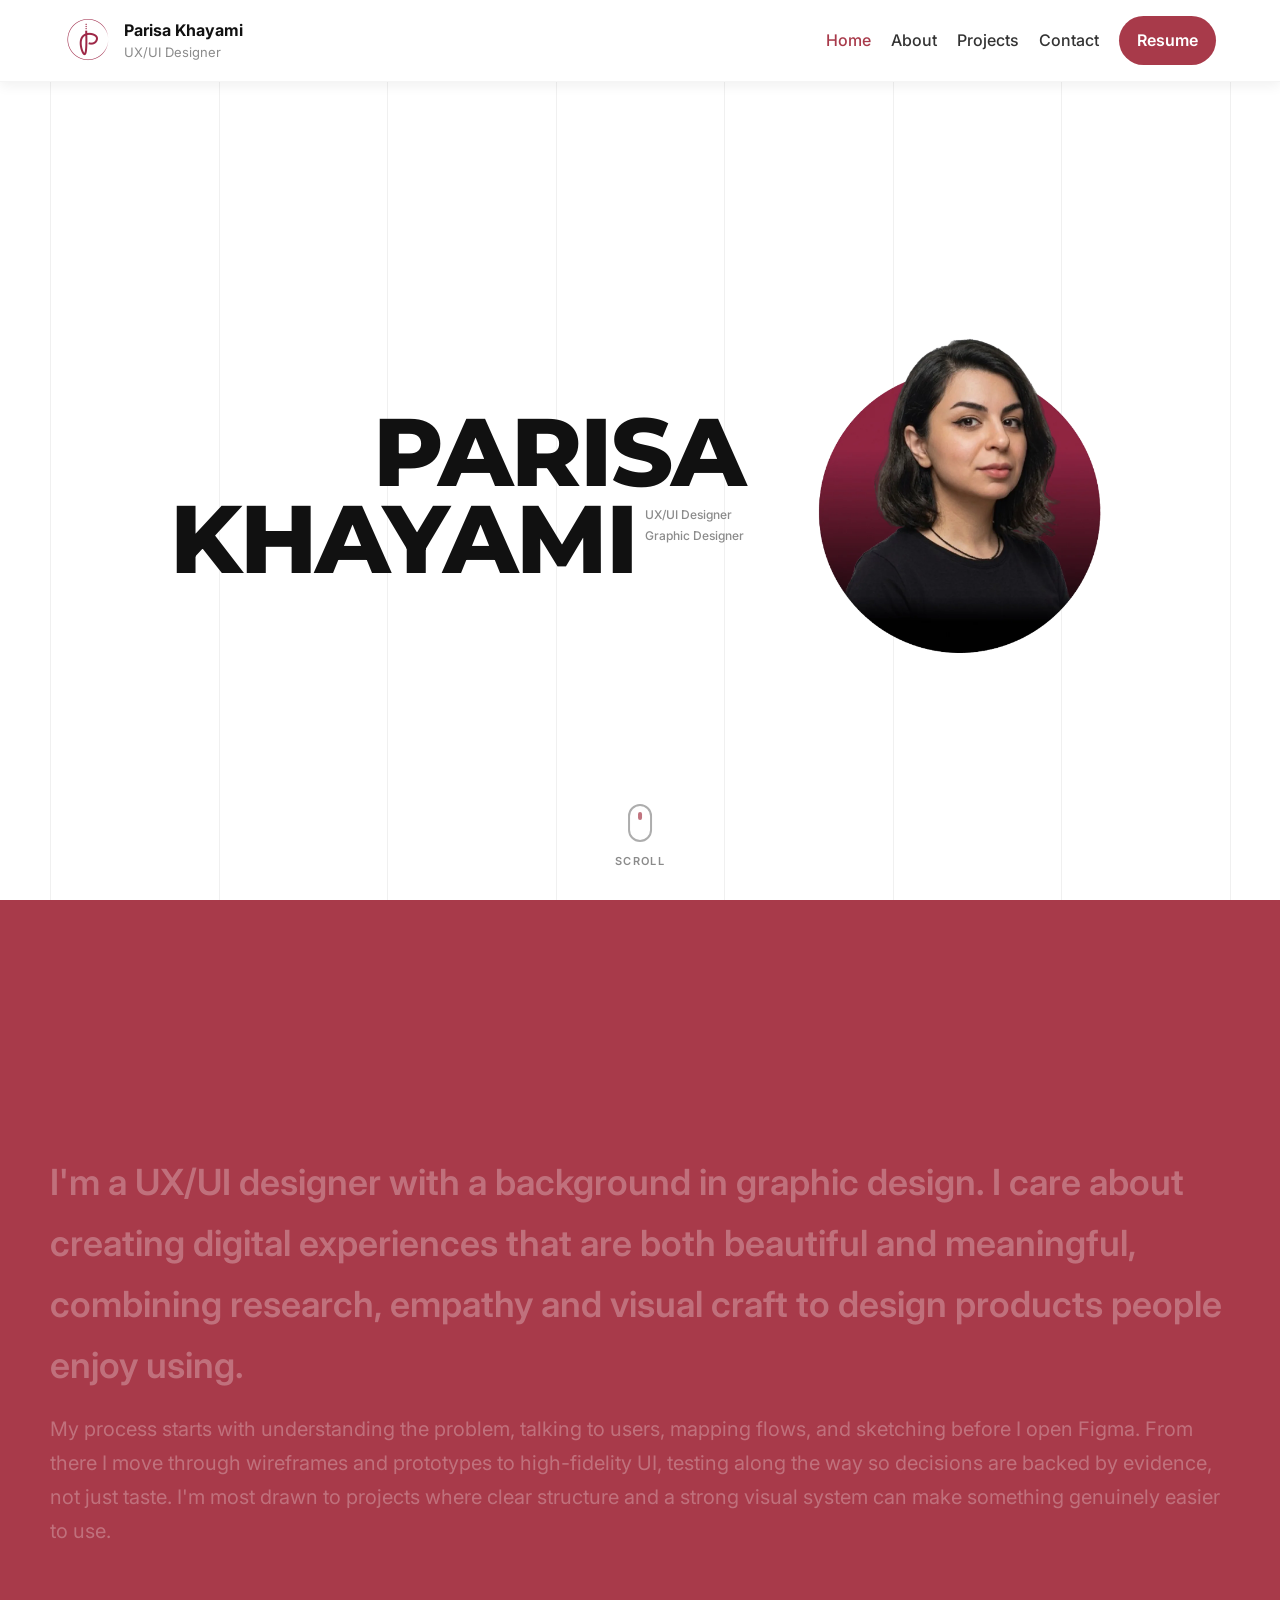
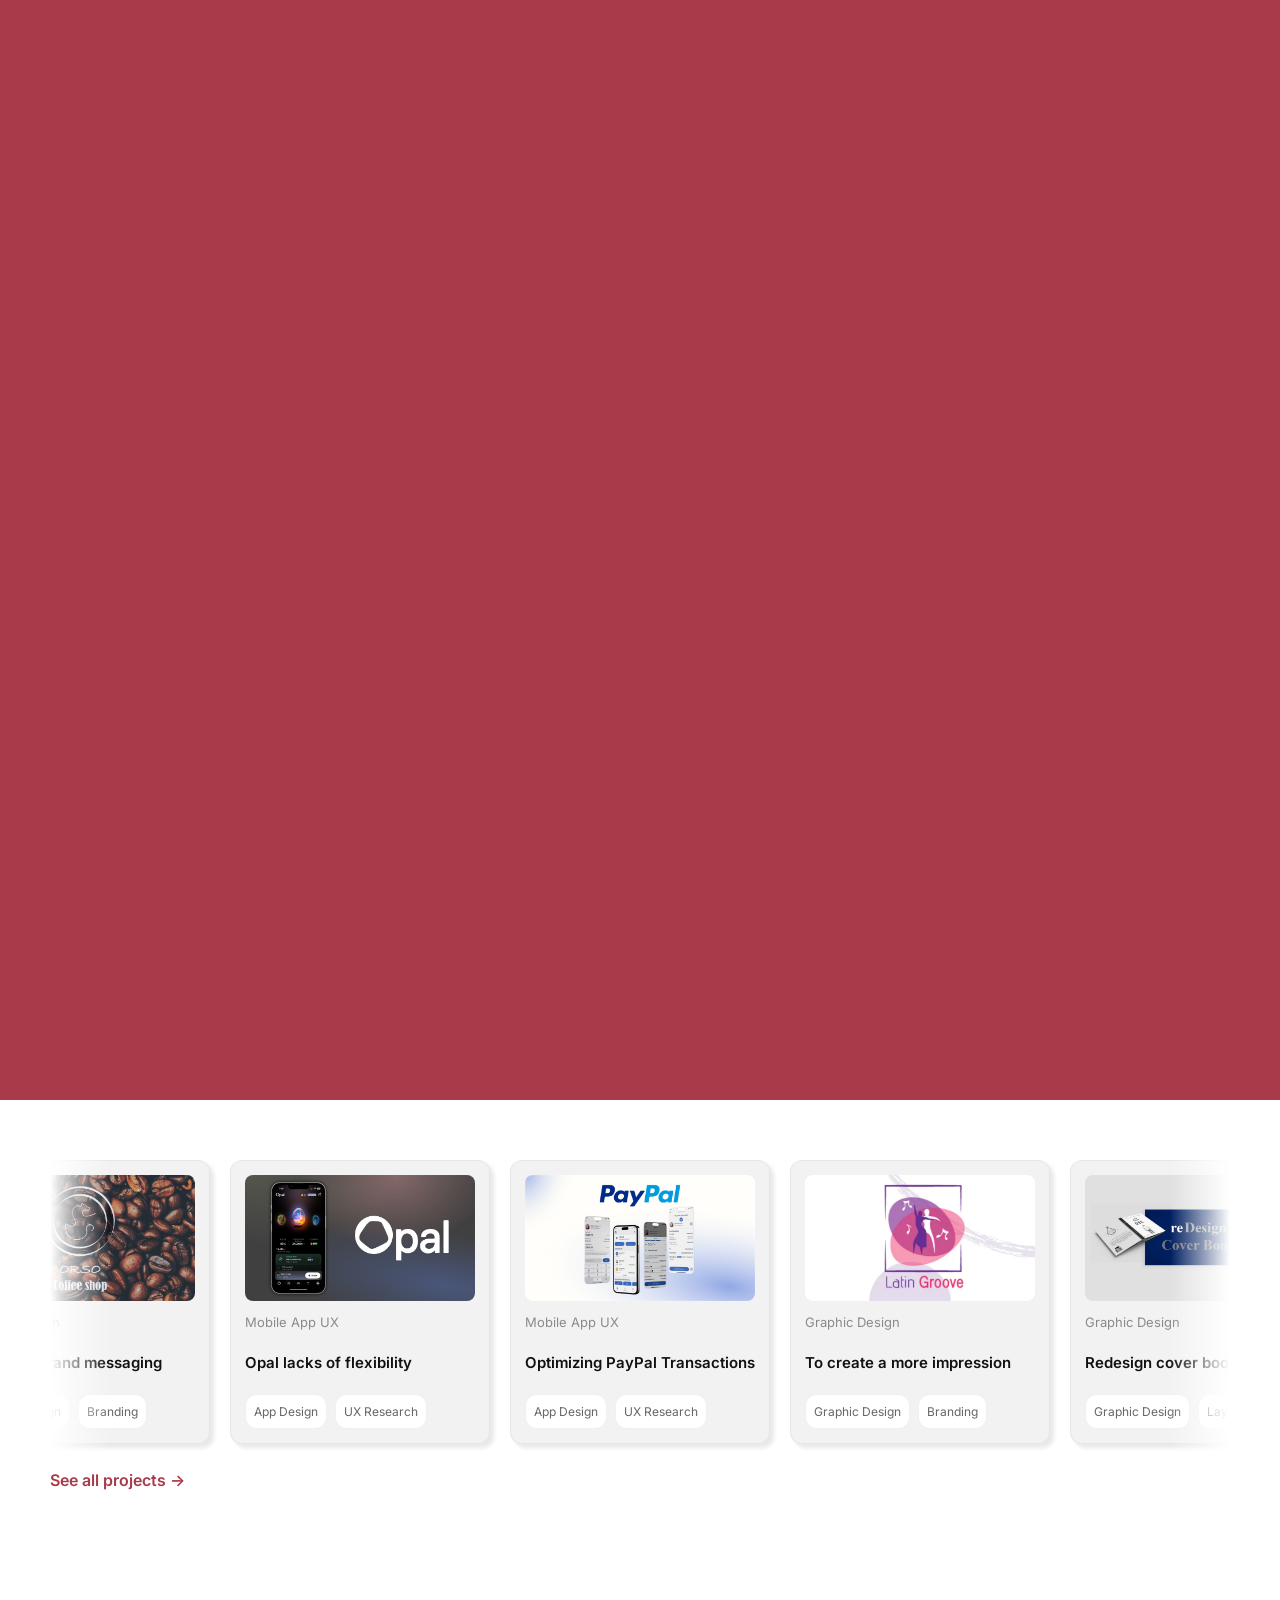
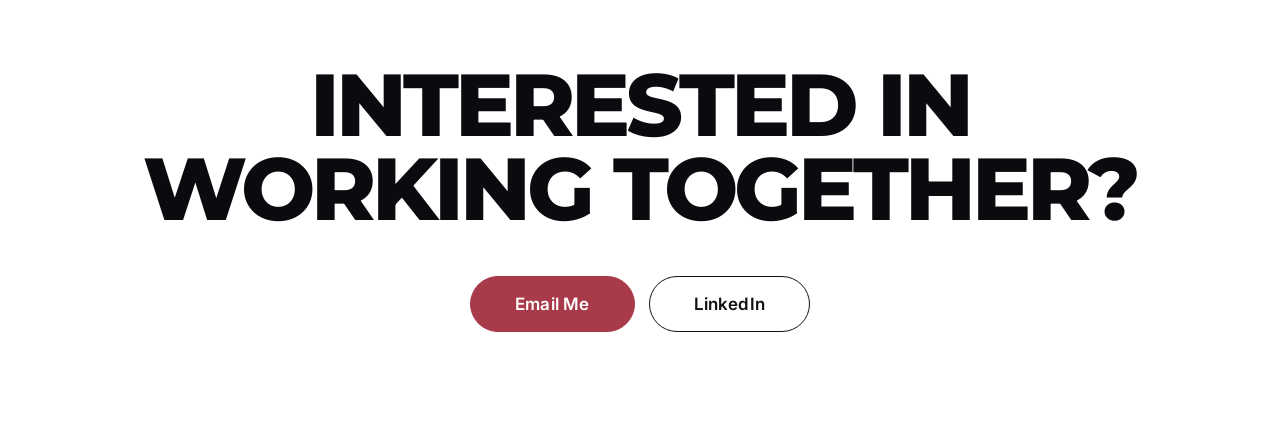
<file: index.html>
<!doctype html>
<html lang="en">
<head>
  <meta charset="utf-8" />
  <meta name="viewport" content="width=device-width,initial-scale=1" />
  <link rel="icon" type="image/png" href="img/favicon.png" />
  <link rel="apple-touch-icon" href="img/favicon.png" />
  <title>Parisa Khayami — Home</title>

  <link href="https://fonts.googleapis.com/css2?family=Montserrat:wght@700;800&family=Inter:wght@300;400;600&display=swap" rel="stylesheet">
  <link rel="stylesheet" href="styles/style.css?v=20261029m">
</head>
<body>
  <!-- Header -->
  <header class="site-header">
    <div class="header-row">
      <a class="brand" href="index.html">
        <div class="logo"><img src="img/logo.png" alt="Parisa Khayami logo"></div>
        <div class="brand-text">
          <div class="brand-name">Parisa <span class="accent">Khayami</span></div>
          <div class="brand-sub">UX/UI Designer</div>
        </div>
      </a>

      <nav class="nav" id="primaryNav">
        <a href="index.html" class="nav-link active">Home</a>
        <a href="#home-about" class="nav-link">About</a>
        <a href="projects.html" class="nav-link">Projects</a>
        <a href="#contact" class="nav-link">Contact</a>
        <a href="resume.html" class="btn-resume">Resume</a>
      </nav>

      <button class="hamburger" id="hamburger" aria-label="Toggle menu">
        <span></span><span></span><span></span>
      </button>
    </div>
  </header>

  <!-- Hero -->
  <main>
    <section class="hero container">
      <div class="hero-text">
        <h1 class="big-name">PARISA</h1>
        <div class="lastname"><h1 class="big-name">KHAYAMI </h1>
        <span class="role">UX/UI Designer<br>Graphic Designer</span>
        </div>
        
      </div>
      <div class="hero-profile">
        <img decoding="async" src="img/profile.webp?v=20261028b" alt="Profile" class="profile-img">
      </div>

      <a href="#home-about" class="scroll-indicator" aria-label="Scroll down">
        <span class="scroll-mouse"><span class="scroll-dot"></span></span>
        <span class="scroll-text">Scroll</span>
      </a>
    </section>

    <!-- About me -->
    <section class="home-about" id="home-about">
      <div class="home-about-sticky">
        <div class="home-about-inner container">
          <p class="lead reveal-text">I'm a UX/UI designer with a background in graphic design. I care about creating digital experiences that are both beautiful and meaningful, combining research, empathy and visual craft to design products people enjoy using.</p>
          <p class="reveal-text">My process starts with understanding the problem, talking to users, mapping flows, and sketching before I open Figma. From there I move through wireframes and prototypes to high-fidelity UI, testing along the way so decisions are backed by evidence, not just taste. I'm most drawn to projects where clear structure and a strong visual system can make something genuinely easier to use.</p>
        </div>
      </div>
    </section>

    <!-- Projects preview (horizontal cards like screenshot) -->
    <!-- TODO: placeholder case studies — replace with real projects -->
    <section class="projects-preview">
      <div class="cards-row" role="list">
        <a class="card-link" href="p-brand.html" role="listitem">
          <article class="card">
            <div class="thumb"><img loading="lazy" decoding="async" src="img/thumb-p-brand.jpg" alt=""></div>
            <div class="meta">Graphic Design</div>
            <h3 class="card-title">Personal Brand</h3>
            <div class="tags"><span class="tag">Graphic Design</span><span class="tag">Branding</span></div>
          </article>
        </a>

        <a class="card-link" href="bazaar.html" role="listitem">
          <article class="card">
            <div class="thumb"><img loading="lazy" decoding="async" src="img/thumb-bazaar.jpg" alt=""></div>
            <div class="meta">Graphic Design</div>
            <h3 class="card-title">Rebranding of Grocery Store</h3>
            <div class="tags"><span class="tag">Graphic Design</span><span class="tag">Branding</span></div>
          </article>
        </a>

        <a class="card-link" href="coffee-shop.html" role="listitem">
          <article class="card">
            <div class="thumb"><img loading="lazy" decoding="async" src="img/thumb-coffee.jpg" alt=""></div>
            <div class="meta">Graphic Design</div>
            <h3 class="card-title">To clarify brand messaging</h3>
            <div class="tags"><span class="tag">Graphic Design</span><span class="tag">Branding</span></div>
          </article>
        </a>

        <a class="card-link" href="project-Opal.html" role="listitem">
          <article class="card">
            <div class="thumb"><img loading="lazy" decoding="async" src="img/thumb-opal.jpg" alt=""></div>
            <div class="meta">Mobile App UX</div>
            <h3 class="card-title">Opal lacks of flexibility</h3>
            <div class="tags"><span class="tag">App Design</span><span class="tag">UX Research</span></div>
          </article>
        </a>

        <a class="card-link" href="project-paypal.html" role="listitem">
          <article class="card">
            <div class="thumb"><img loading="lazy" decoding="async" src="img/thumb-paypal.jpg" alt=""></div>
            <div class="meta">Mobile App UX</div>
            <h3 class="card-title">Optimizing PayPal Transactions</h3>
            <div class="tags"><span class="tag">App Design</span><span class="tag">UX Research</span></div>
          </article>
        </a>

        <a class="card-link" href="dance.html" role="listitem">
          <article class="card">
            <div class="thumb"><img loading="lazy" decoding="async" src="img/thumb-dance.jpg" alt=""></div>
            <div class="meta">Graphic Design</div>
            <h3 class="card-title">To create a more impression</h3>
            <div class="tags"><span class="tag">Graphic Design</span><span class="tag">Branding</span></div>
          </article>
        </a>

        <a class="card-link" href="cover-book.html" role="listitem">
          <article class="card">
            <div class="thumb"><img loading="lazy" decoding="async" src="img/thumb-cover-book.jpg" alt=""></div>
            <div class="meta">Graphic Design</div>
            <h3 class="card-title">Redesign cover books</h3>
            <div class="tags"><span class="tag">Graphic Design</span><span class="tag">Layout</span></div>
          </article>
        </a>

        <a class="card-link" href="booklet.html" role="listitem">
          <article class="card">
            <div class="thumb"><img loading="lazy" decoding="async" src="img/thumb-Booklet-book.jpg" alt=""></div>
            <div class="meta">Graphic Design</div>
            <h3 class="card-title">Design Booklet</h3>
            <div class="tags"><span class="tag">Graphic Design</span><span class="tag">Layout</span></div>
          </article>
        </a>

        <a class="card-link" href="Infographic.html" role="listitem">
          <article class="card">
            <div class="thumb"><img loading="lazy" decoding="async" src="img/thumb-Infographic.jpg" alt=""></div>
            <div class="meta">Graphic Design</div>
            <h3 class="card-title">Infographic</h3>
            <div class="tags"><span class="tag">Layout</span><span class="tag">Typography</span></div>
          </article>
        </a>

      </div>

      <div class="see-more">
        <a href="projects.html" class="link-more">See all projects →</a>
      </div>
    </section>

    <!-- Footer connect -->
    <footer class="footer container" id="contact">
      <h2 class="footer-title">
        <span class="line">Interested in</span>
        <span class="line">working together?</span>
      </h2>
      <div class="footer-actions">
        <a href="mailto:parisa.khayami12@yahoo.com" class="footer-btn" aria-label="Email me at parisa.khayami12@yahoo.com">Email Me</a>
        <a href="https://www.linkedin.com/in/parisakym" class="footer-btn footer-btn-ghost" target="_blank" rel="noopener" aria-label="Parisa Khayami on LinkedIn">LinkedIn</a>
      </div>
    </footer>
  </main>

  <script src="scripts/main.js?v=20261029m"></script>
</body>
</html>
</file>
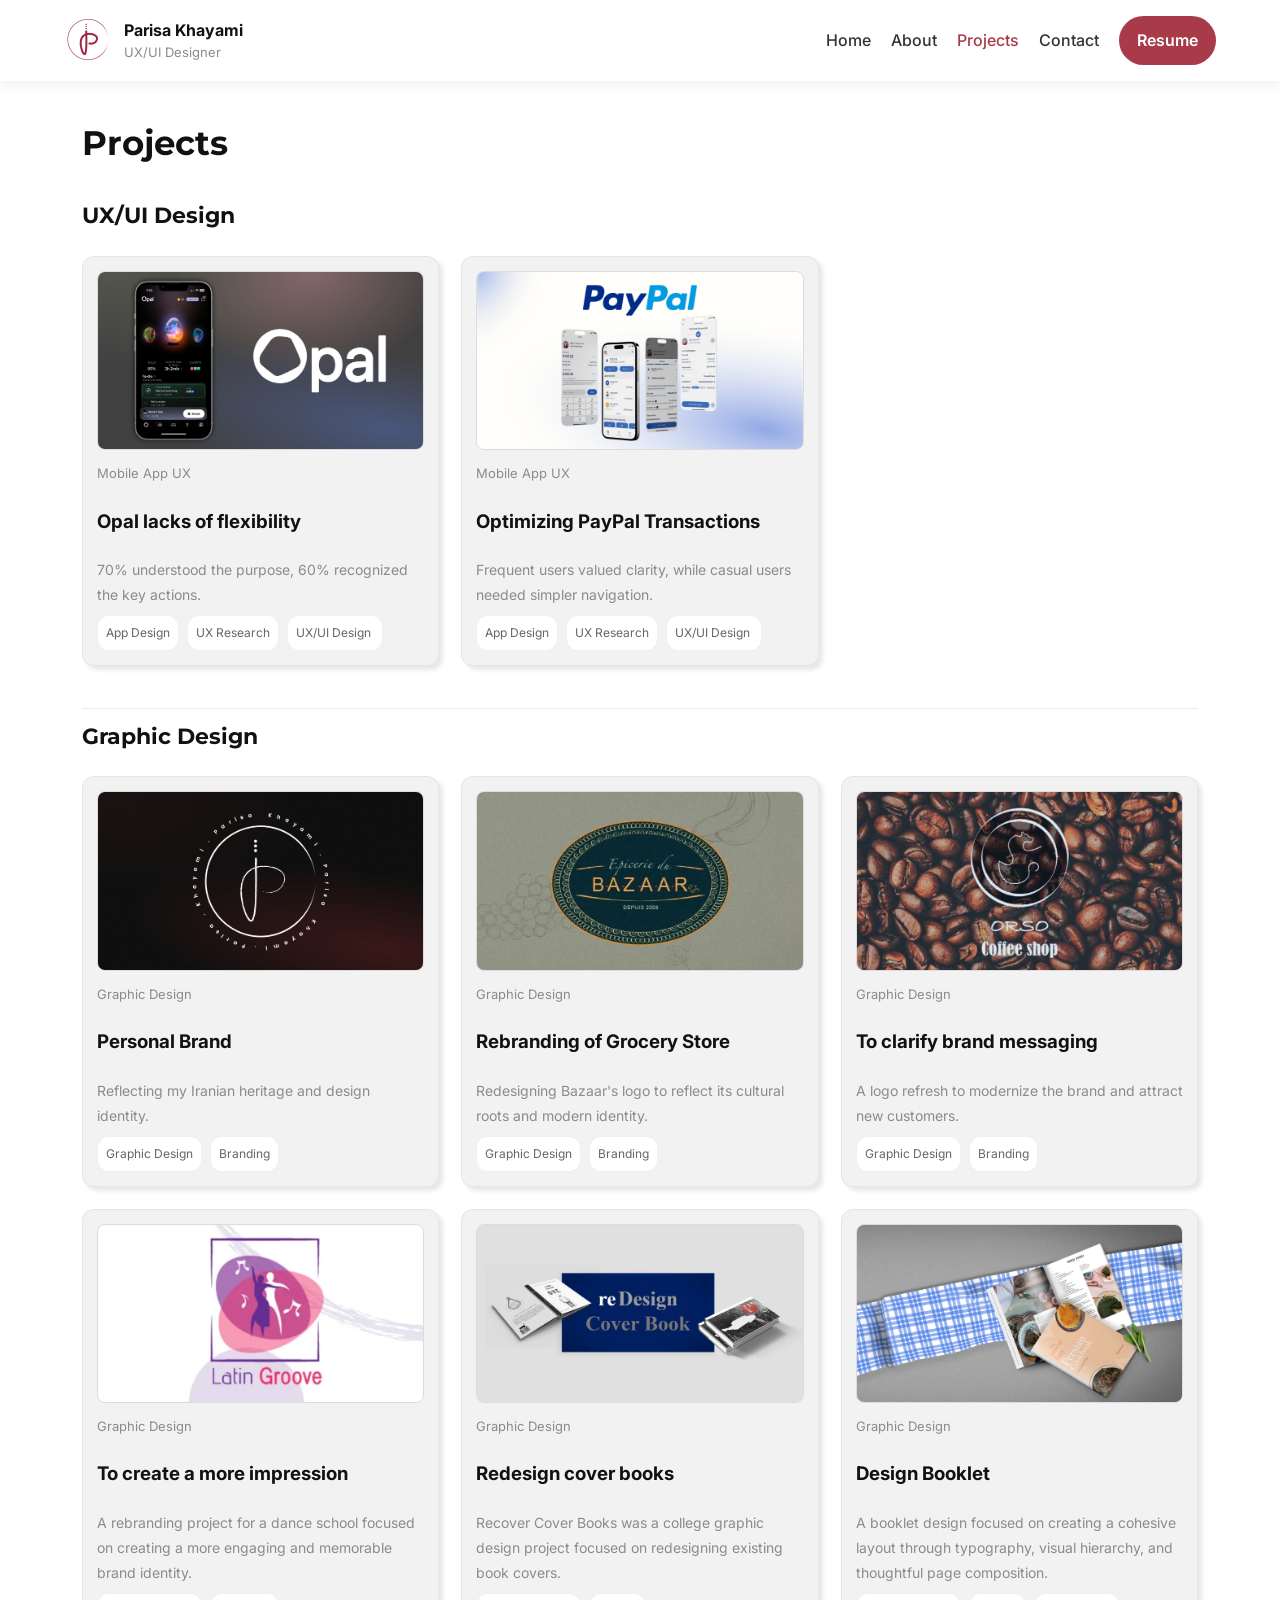
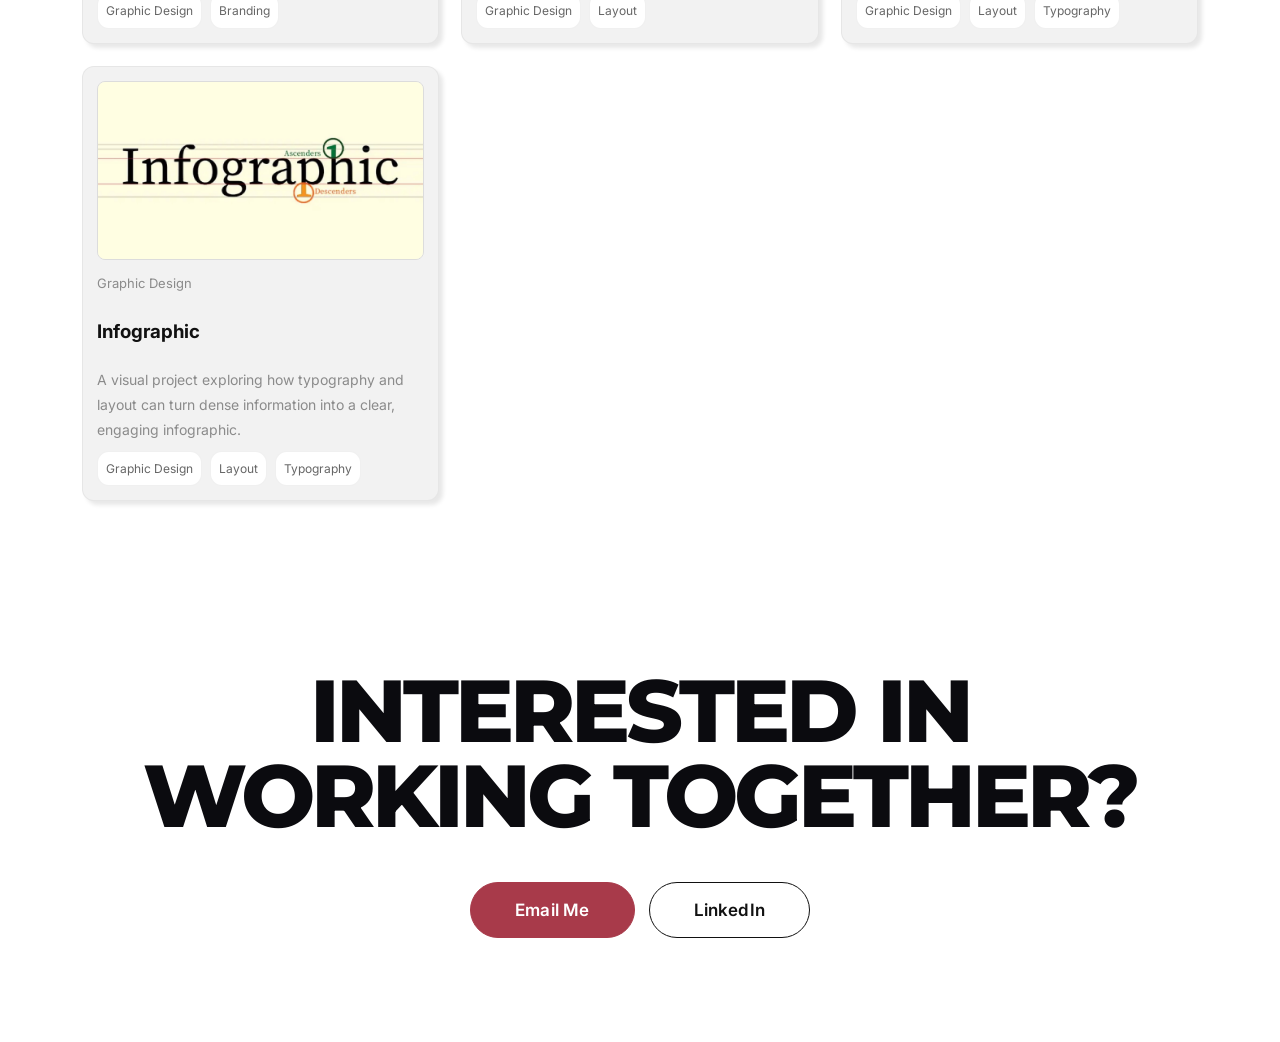
<file: projects.html>
<!doctype html>
<html lang="en">
<head>
  <meta charset="utf-8" />
  <meta name="viewport" content="width=device-width,initial-scale=1" />
  <link rel="icon" type="image/png" href="img/favicon.png" />
  <link rel="apple-touch-icon" href="img/favicon.png" />
  <title>Projects — Parisa Khayami</title>

  <link href="https://fonts.googleapis.com/css2?family=Montserrat:wght@700;800&family=Inter:wght@300;400;600&display=swap" rel="stylesheet">
  <link rel="stylesheet" href="styles/style.css?v=20261029m">
  <style>
    body{background-image:none;}
  </style>
</head>
<body>
  <header class="site-header">
    <div class="header-row">
      <a class="brand" href="index.html">
        <div class="logo"><img src="img/logo.png" alt="Parisa Khayami logo"></div>
        <div class="brand-text">
          <div class="brand-name">Parisa <span class="accent">Khayami</span></div>
          <div class="brand-sub">UX/UI Designer</div>
        </div>
      </a>

      <nav class="nav" id="primaryNavProjects">
        <a href="index.html" class="nav-link">Home</a>
        <a href="index.html#home-about" class="nav-link">About</a>
        <a href="projects.html" class="nav-link active">Projects</a>
        <a href="#contact" class="nav-link">Contact</a>
        <a href="resume.html" class="btn-resume">Resume</a>
      </nav>

      <button class="hamburger" id="hamburgerProjects" aria-label="Toggle menu">
        <span></span><span></span><span></span>
      </button>
    </div>
  </header>

  <main class="container" style="padding: 0px 32px;">
    <h1 class="section-title">Projects</h1>

    <div class="projects-group">
      <h2 class="projects-group-title">UX/UI Design</h2>
      <div class="projects-grid">
        <a class="project-card-link" href="project-Opal.html">
          <article class="project-card">
            <div class="project-thumb"><img loading="lazy" decoding="async" src="img/thumb-opal.jpg" alt=""></div>
            <div class="meta">Mobile App UX</div>
            <h3>Opal lacks of flexibility</h3>
            <p class="excerpt">70% understood the purpose, 60% recognized the key actions.</p>
            <div class="tags"><span class="tag">App Design</span><span class="tag">UX Research</span>
<span class="tag">UX/UI Design&nbsp;</span>
</div>
          </article>
        </a>

        <a class="project-card-link" href="project-paypal.html">
          <article class="project-card">
            <div class="project-thumb"><img loading="lazy" decoding="async" src="img/thumb-paypal.jpg" alt=""></div>
            <div class="meta">Mobile App UX</div>
            <h3>Optimizing PayPal Transactions</h3>
            <p class="excerpt">Frequent users valued clarity, while casual users needed simpler navigation.</p>
            <div class="tags"><span class="tag">App Design</span><span class="tag">UX Research</span>
<span class="tag">UX/UI Design&nbsp;</span>
</div>
          </article>
        </a>
      </div>
    </div>

    <div class="projects-group">
      <h2 class="projects-group-title">Graphic Design</h2>
      <div class="projects-grid">
        <a class="project-card-link" href="p-brand.html">
          <article class="project-card">
            <div class="project-thumb"><img loading="lazy" decoding="async" src="img/thumb-p-brand.jpg" alt=""></div>
            <div class="meta">Graphic Design</div>
            <h3>Personal Brand</h3>
            <p class="excerpt">Reflecting my Iranian heritage and design identity.</p>
            <div class="tags"><span class="tag">Graphic Design</span><span class="tag">Branding</span></div>
          </article>
        </a>

        <a class="project-card-link" href="bazaar.html">
          <article class="project-card">
            <div class="project-thumb"><img loading="lazy" decoding="async" src="img/thumb-bazaar.jpg" alt=""></div>
            <div class="meta">Graphic Design</div>
            <h3>Rebranding of Grocery Store&nbsp;</h3>
            <p class="excerpt">Redesigning Bazaar's logo to reflect its cultural roots and modern identity.</p>
            <div class="tags"><span class="tag">Graphic Design</span><span class="tag">Branding</span></div>
          </article>
        </a>

        <a class="project-card-link" href="coffee-shop.html">
          <article class="project-card">
            <div class="project-thumb"><img loading="lazy" decoding="async" src="img/thumb-coffee.jpg" alt=""></div>
            <div class="meta">Graphic Design</div>
            <h3>To clarify brand messaging</h3>
            <p class="excerpt">A logo refresh to modernize the brand and attract new customers.</p>
            <div class="tags"><span class="tag">Graphic Design</span><span class="tag">Branding</span></div>
          </article>
        </a>

        <a class="project-card-link" href="dance.html">
          <article class="project-card">
            <div class="project-thumb"><img loading="lazy" decoding="async" src="img/thumb-dance.jpg" alt=""></div>
            <div class="meta">Graphic Design</div>
            <h3>To create a more impression</h3>
            <p class="excerpt">A rebranding project for a dance school focused on creating a more engaging and memorable brand identity.</p>
            <div class="tags"><span class="tag">Graphic Design</span><span class="tag">Branding</span></div>
          </article>
        </a>

        <a class="project-card-link" href="cover-book.html">
          <article class="project-card">
            <div class="project-thumb"><img loading="lazy" decoding="async" src="img/thumb-cover-book.jpg" alt=""></div>
            <div class="meta">Graphic Design</div>
            <h3>Redesign cover books</h3>
            <p class="excerpt">Recover Cover Books was a college graphic design project focused on redesigning existing book covers.</p>
            <div class="tags"><span class="tag">Graphic Design</span><span class="tag">Layout</span></div>
          </article>
        </a>

        <a class="project-card-link" href="booklet.html">
          <article class="project-card">
            <div class="project-thumb"><img loading="lazy" decoding="async" src="img/thumb-Booklet-book.jpg" alt=""></div>
            <div class="meta">Graphic Design</div>
            <h3>Design Booklet</h3>
            <p class="excerpt">A booklet design focused on creating a cohesive layout through typography, visual hierarchy, and thoughtful page composition.</p>
            <div class="tags"><span class="tag">Graphic Design</span><span class="tag">Layout</span>
<span class="tag">Typography</span>
</div>
          </article>
        </a>

        <a class="project-card-link" href="Infographic.html">
          <article class="project-card">
            <div class="project-thumb"><img loading="lazy" decoding="async" src="img/thumb-Infographic.jpg" alt=""></div>
            <div class="meta">Graphic Design</div>
            <h3>Infographic</h3>
            <p class="excerpt">A visual project exploring how typography and layout can turn dense information into a clear, engaging infographic.</p>
            <div class="tags"><span class="tag">Graphic Design</span><span class="tag">Layout</span><span class="tag">Typography</span></div>
          </article>
        </a>

        <!-- add more project-card elements as needed -->
      </div>
    </div>

    <!-- Footer connect -->
    <footer class="footer" id="contact">
      <h2 class="footer-title">
        <span class="line">Interested in</span>
        <span class="line">working together?</span>
      </h2>
      <div class="footer-actions">
        <a href="mailto:parisa.khayami12@yahoo.com" class="footer-btn" aria-label="Email me at parisa.khayami12@yahoo.com">Email Me</a>
        <a href="https://www.linkedin.com/in/parisakym" class="footer-btn footer-btn-ghost" target="_blank" rel="noopener" aria-label="Parisa Khayami on LinkedIn">LinkedIn</a>
      </div>
    </footer>
  </main>

  <script src="scripts/main.js?v=20261029m"></script>
</body>
</html>
</file>
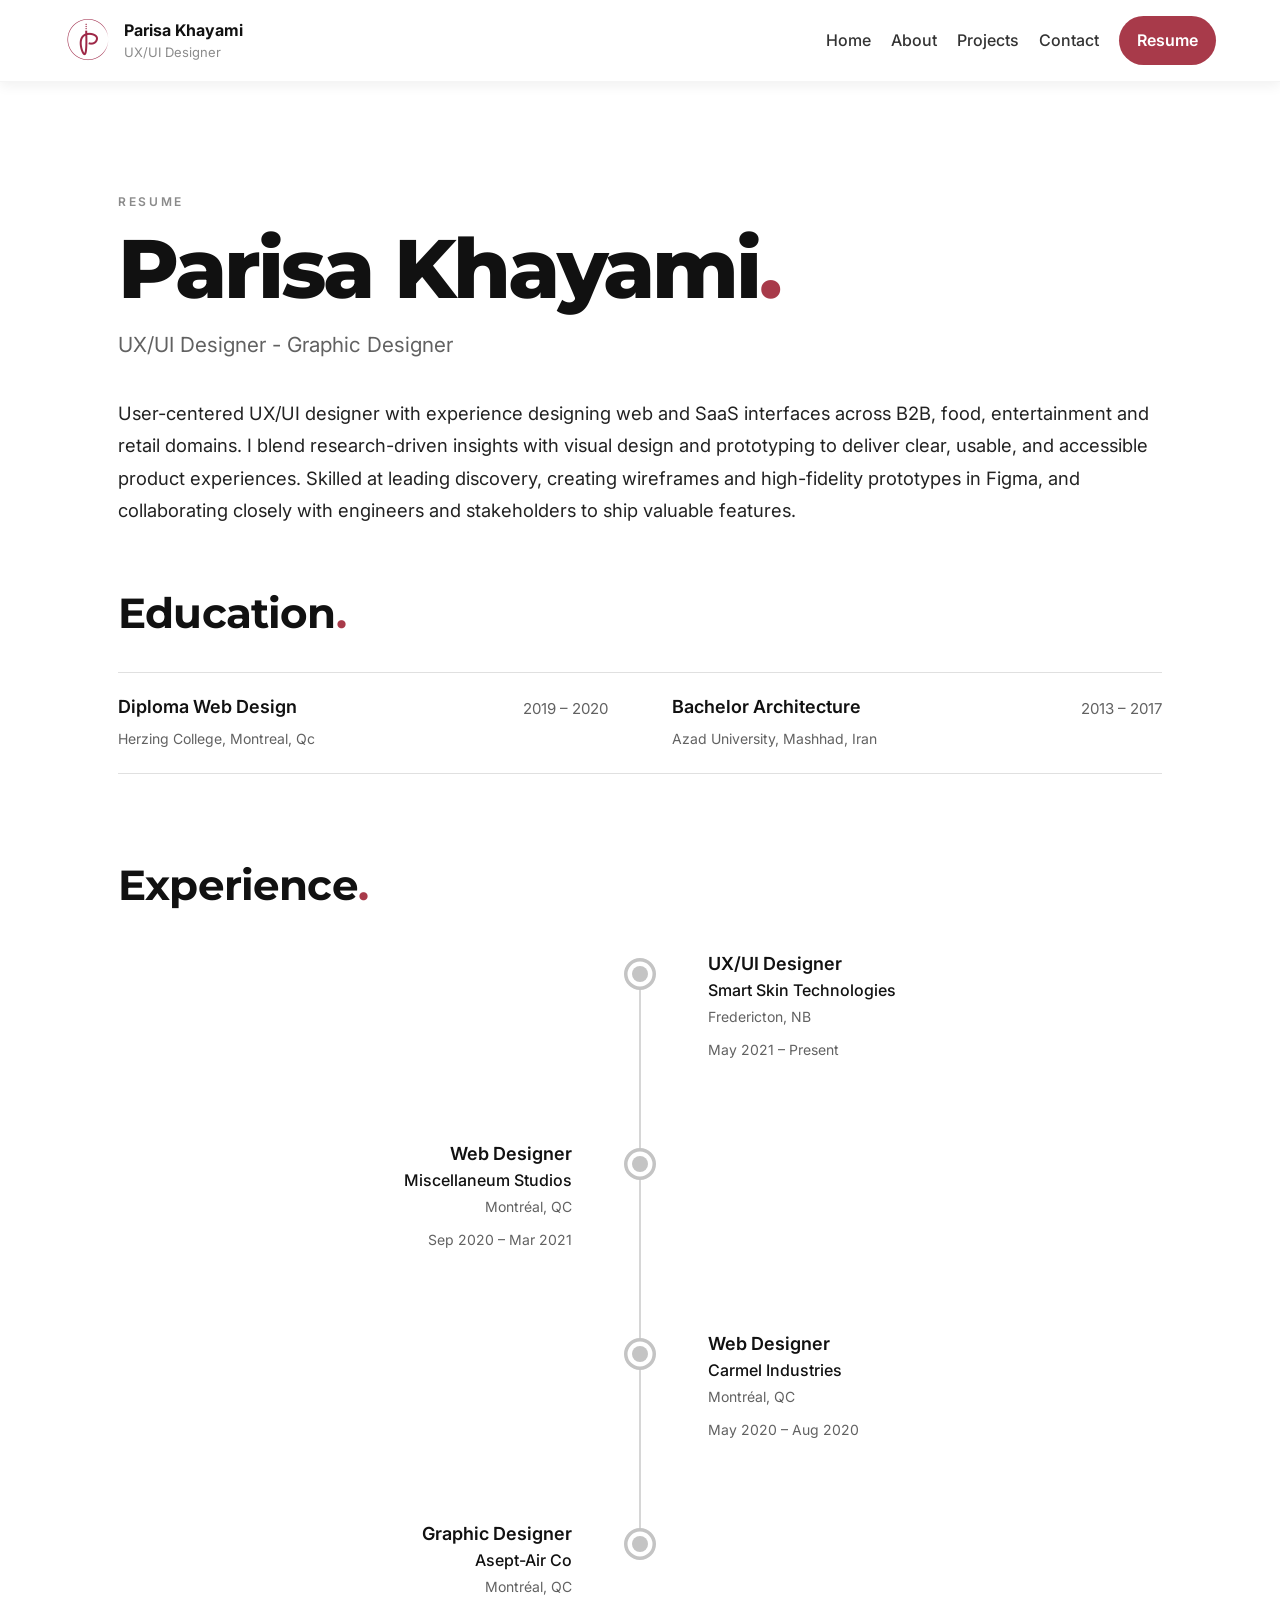
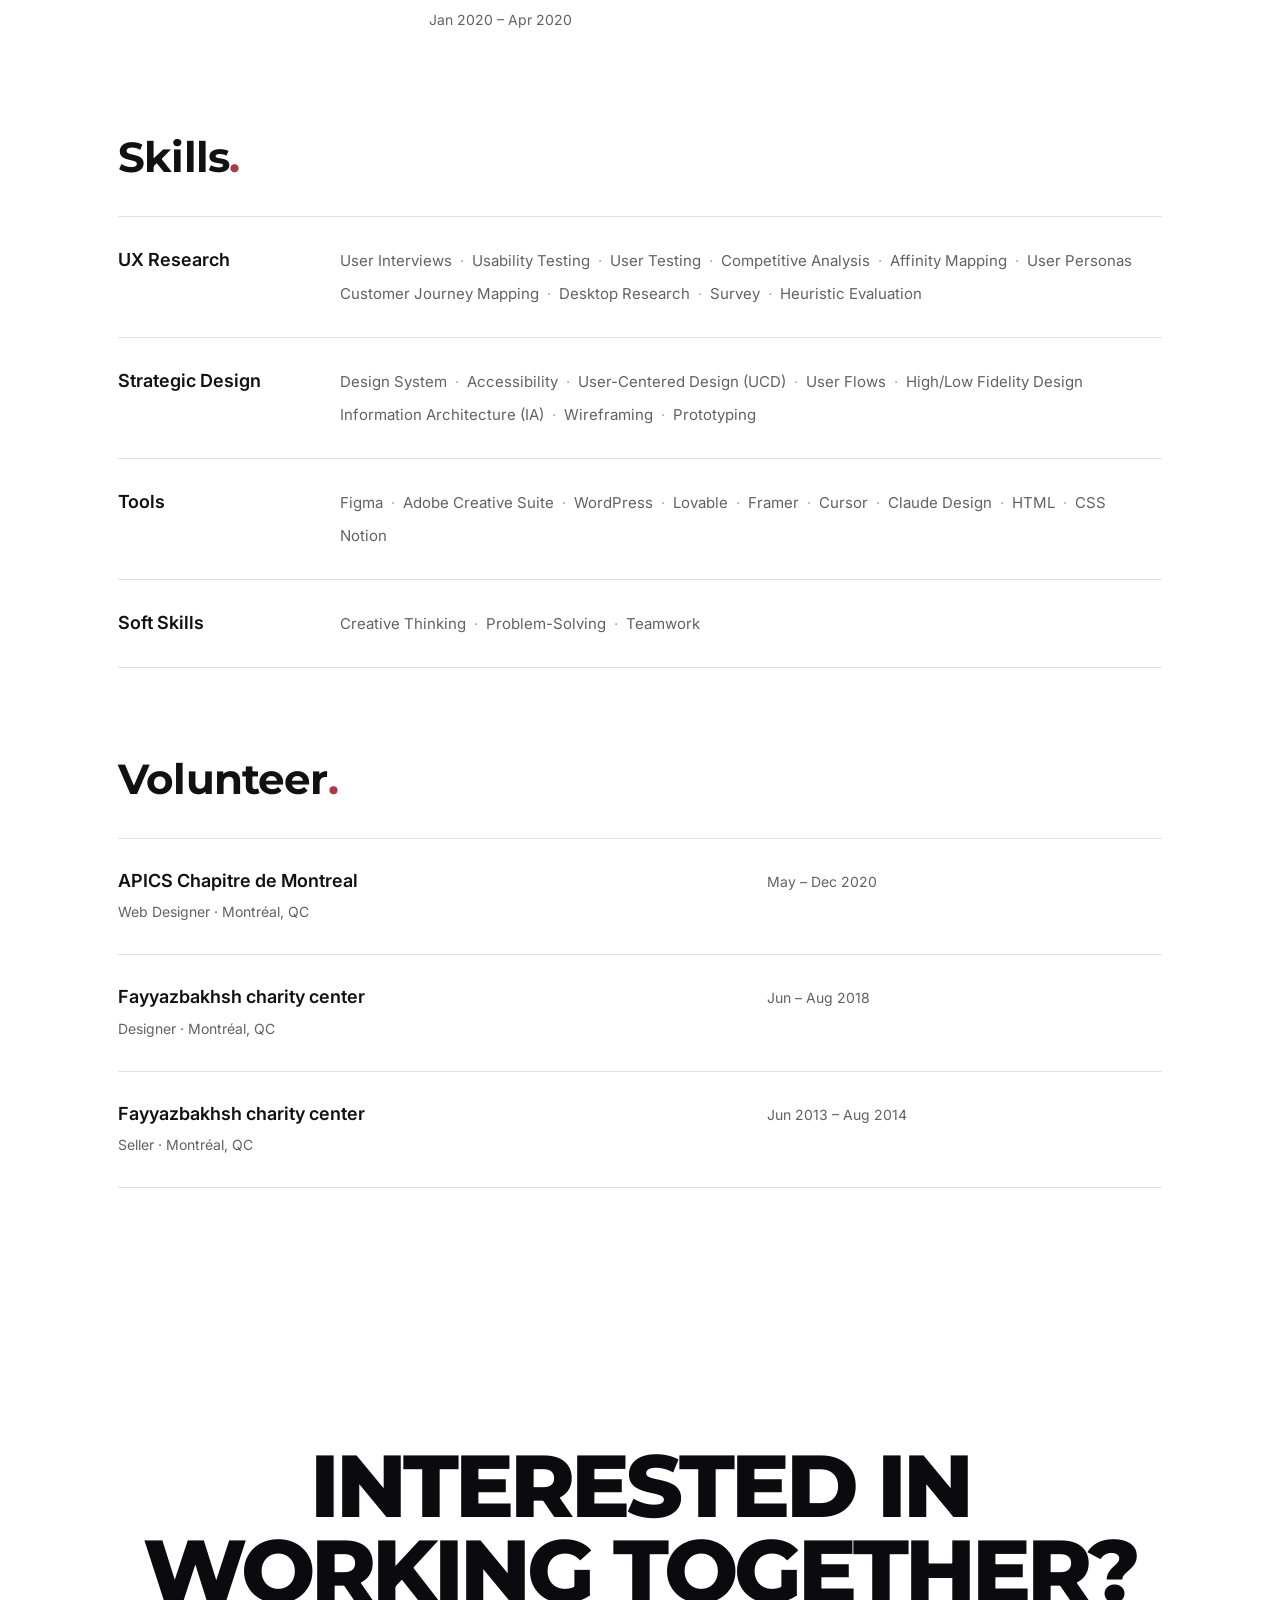
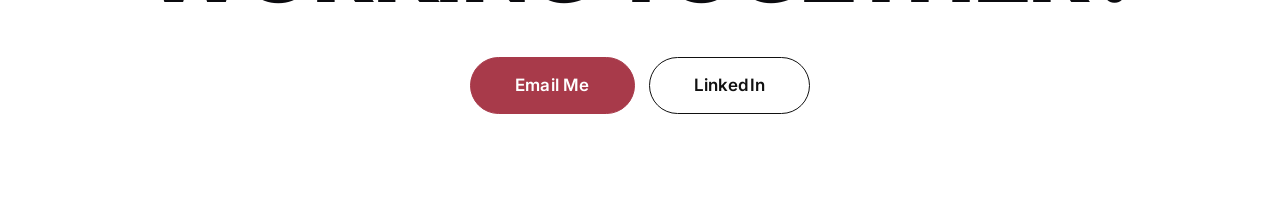
<file: resume.html>
<!doctype html>
<html lang="en">
<head>
  <meta charset="utf-8" />
  <meta name="viewport" content="width=device-width,initial-scale=1" />
  <link rel="icon" type="image/png" href="img/favicon.png" />
  <link rel="apple-touch-icon" href="img/favicon.png" />
  <title>Resume — Parisa Khayami</title>

  <link href="https://fonts.googleapis.com/css2?family=Montserrat:wght@700;800&family=Inter:wght@300;400;600&display=swap" rel="stylesheet">
  <link rel="stylesheet" href="styles/style.css?v=20261029m">
  <style>
    body{background-image:none;}
    .rs-page{--rs-line:rgba(0,0,0,.12); --rs-soft:rgba(0,0,0,.62); max-width:1100px; margin:0 auto; padding:28px 28px 0;}

    /* Big headings with a coloured full stop */
    .rs-h{margin:0; font-family:var(--font-display); font-weight:700; font-size:clamp(1.9rem, 4.4vw, 2.6rem); line-height:1.15; letter-spacing:-.02em; color:#111;}
    .rs-h .dot{color:var(--accent);}

    .rs-hero{padding:72px 0 64px;}
    .rs-eyebrow{margin:0 0 14px; text-transform:uppercase; letter-spacing:.22em; font-size:12px; font-weight:600; color:var(--muted);}
    .rs-name{margin:0; font-family:var(--font-display); font-weight:800; font-size:clamp(2.6rem, 8vw, 5.2rem); line-height:1; letter-spacing:-.035em;}
    .rs-name .dot{color:var(--accent);}
    .rs-role{margin:16px 0 0; font-size:clamp(1.05rem, 2.4vw, 1.3rem); font-weight:400; color:var(--rs-soft);}
    .rs-summary{margin:34px 0 0; /* max-width:780px; */ font-size:clamp(1rem, 2vw, 1.15rem); line-height:1.75; color:#222;}

    .rs-sec{padding:0 0 88px;}
    .rs-sec .rs-h{margin-bottom:34px;}

    /* Rows: title left, company / date right, thin dividers, no bullets */
    .rs-row{display:grid; grid-template-columns:minmax(0,1.5fr) minmax(0,1fr); gap:10px 56px; padding:30px 0; border-top:1px solid var(--rs-line);}
    .rs-row:last-child{border-bottom:1px solid var(--rs-line);}
    .rs-t{margin:0; font-size:18px; font-weight:600; line-height:1.35; color:#111;}
    .rs-sub{margin:6px 0 0; font-size:14px; color:var(--rs-soft);}
    .rs-side .rs-t{font-weight:500;}

    /* Education: two columns of compact rows */
    .rs-edu-grid{display:grid; grid-template-columns:1fr 1fr; column-gap:64px; border-bottom:1px solid var(--rs-line); border-top:1px solid var(--rs-line);}
    .rs-edu{display:grid; grid-template-columns:minmax(0,1fr) auto; gap:4px 16px; padding:22px 0; align-content:start;}
    .rs-edu .rs-sub{grid-column:1 / -1; margin:0;}
    .rs-year{font-size:15px; color:var(--rs-soft); white-space:nowrap;}

    /* Skills as a tidy line of items */
    .rs-tags{list-style:none; margin:0; padding:0; display:flex; flex-wrap:wrap; gap:6px 0; font-size:16px; color:var(--rs-soft);}
    .rs-tags li{position:relative; padding-left:20px;}
    .rs-tags li::before{content:"·"; position:absolute; left:0; width:20px; text-align:center; color:rgba(0,0,0,.35);}
    /* Skills: title on the left, every skill on a single line to its right */
    .rs-row-skills{grid-template-columns:minmax(0,190px) minmax(0,1fr); gap:10px 32px; align-items:baseline;}
    .rs-row-skills .rs-side{overflow:hidden;}
    .rs-row-skills .rs-tags{margin-left:-20px; font-size:15px;}

    .rs-date{font-size:14px; color:var(--rs-soft); margin-top:6px;}

    /* Experience timeline: centre line, square icons, details alternate left / right */
    .tl{position:relative; padding:6px 0 0;}
    .tl{--tl-line:#d6d6d6; --tl-ink:#000;}
    .tl::before, .tl::after{content:""; position:absolute; top:var(--tl-start,30px); left:50%; width:2px; transform:translateX(-1px);}
    .tl::before{height:var(--tl-length,0px); background:var(--tl-line);}                                          /* grey track: first circle to last circle */
    .tl::after{height:var(--tl-fill,0px); max-height:var(--tl-length,0px); background:var(--tl-ink); z-index:0;}  /* black fill that follows the scroll */
    .tl-entry{position:relative; display:grid; grid-template-columns:minmax(0,1fr) 48px minmax(0,1fr); column-gap:44px; align-items:start; padding-bottom:64px;}
    .tl-entry:last-child{padding-bottom:0;}
    .tl-icon{grid-column:2; grid-row:1; position:relative; z-index:1; width:48px; height:48px; display:grid; place-items:center; line-height:0; color:#c4c4c4; transition:color .3s ease;}
    .tl-entry.is-active .tl-icon{color:var(--tl-ink);}
    .tl-label{grid-column:3; grid-row:1; padding-top:2px;}                         /* job title + workplace + place + dates, beside the circle */
    .tl-entry:nth-child(even) .tl-label{grid-column:1; text-align:right;}          /* every other job sits on the left */
    .tl-label .tl-role{margin:0; font-size:18px; font-weight:600; line-height:1.35; color:#111;}
    .tl-label .tl-company{margin:3px 0 0; font-size:16px; font-weight:500; line-height:1.4; color:#111;}
    .tl-label .rs-sub{margin-top:2px;}
    .tl-label .rs-date{margin-top:8px;}

    @media (max-width:760px){
      .rs-page{padding:18px 20px 0;}
      .rs-hero{padding:48px 0 44px;}
      .rs-sec{padding-bottom:60px;}
      .rs-row, .rs-row-skills{grid-template-columns:1fr; gap:6px; padding:24px 0;}
      .tl::before, .tl::after{left:23px; transform:none;}
      .tl-entry{grid-template-columns:48px minmax(0,1fr); column-gap:18px; row-gap:10px; padding-bottom:48px;}
      .tl-icon{grid-column:1; grid-row:1;}
      .tl-label, .tl-entry:nth-child(even) .tl-label{grid-column:2; grid-row:1; text-align:left;}
      .rs-edu-grid{grid-template-columns:1fr;}
      .rs-edu-grid .rs-edu:last-child{border-bottom:0;}
    }

    /* Very small screens (narrower than 320px): no timeline line or circles, text uses the full width */
    @media (max-width:319px){
      .tl::before, .tl::after{display:none;}
      .tl-icon{display:none;}
      .tl-entry{grid-template-columns:minmax(0,1fr); column-gap:0;}
      .tl-label, .tl-entry:nth-child(even) .tl-label{grid-column:1;}
    }

    @media print{
      @page{size:A4; margin:12mm;}
      html, body{background:#fff !important;}
      body{padding-top:0 !important;}
      .site-header, .footer{display:none !important;}
      .rs-page{max-width:none; padding:0;}
      .rs-hero{padding:0 0 18px;}
      .rs-name{font-size:34px;}
      .rs-role{font-size:14px; margin-top:6px;}
      .rs-summary{margin-top:14px; font-size:12px; line-height:1.55;}
          .rs-sec{padding-bottom:20px;}
      .rs-sec .rs-h{font-size:20px; margin-bottom:10px;}
      .rs-row{padding:12px 0; gap:6px 28px; break-inside:avoid;}
      .rs-t{font-size:13px;} .rs-sub, .rs-date, .rs-year{font-size:11px;}
        .tl-entry{padding-bottom:16px; break-inside:avoid;} .tl-icon{display:none;} .tl::before, .tl::after{display:none;}
      .tl-entry, .tl-entry:nth-child(even){grid-template-columns:1fr; column-gap:0;}
      .tl-label, .tl-entry:nth-child(even) .tl-label{grid-column:1; text-align:left;}
      .rs-edu{padding:10px 0; break-inside:avoid;} .rs-tags{font-size:11.5px;}
    }
  </style>
</head>
<body>
  <header class="site-header">
    <div class="header-row">
      <a class="brand" href="index.html">
        <div class="logo"><img src="img/logo.png" alt="Parisa Khayami logo"></div>
        <div class="brand-text">
          <div class="brand-name">Parisa <span class="accent">Khayami</span></div>
          <div class="brand-sub">UX/UI Designer</div>
        </div>
      </a>

      <nav class="nav" id="primaryNavResume">
        <a href="index.html" class="nav-link">Home</a>
        <a href="index.html#home-about" class="nav-link">About</a>
        <a href="projects.html" class="nav-link">Projects</a>
        <a href="#contact" class="nav-link">Contact</a>
        <a href="resume.html" class="btn-resume">Resume</a>
      </nav>

      <button class="hamburger" id="hamburgerResume" aria-label="Toggle menu">
        <span></span><span></span><span></span>
      </button>
    </div>
  </header>

  <main class="rs-page">
    <header class="rs-hero">
      <p class="rs-eyebrow">Resume</p>
      <h1 class="rs-name">Parisa Khayami<span class="dot">.</span></h1>
      <p class="rs-role">UX/UI Designer - Graphic Designer</p>
      <p class="rs-summary">User-centered UX/UI designer with experience designing web and SaaS interfaces across B2B, food, entertainment and retail domains. I blend research-driven insights with visual design and prototyping to deliver clear, usable, and accessible product experiences. Skilled at leading discovery, creating wireframes and high-fidelity prototypes in Figma, and collaborating closely with engineers and stakeholders to ship valuable features.</p>
    </header>


    <section class="rs-sec" id="education">
      <h2 class="rs-h">Education<span class="dot">.</span></h2>
      <div class="rs-edu-grid">
        <article class="rs-edu">
          <h3 class="rs-t">Diploma Web Design</h3>
          <span class="rs-year">2019 – 2020</span>
          <p class="rs-sub">Herzing College, Montreal, Qc</p>
        </article>
        <article class="rs-edu">
          <h3 class="rs-t">Bachelor Architecture</h3>
          <span class="rs-year">2013 – 2017</span>
          <p class="rs-sub">Azad University, Mashhad, Iran</p>
        </article>
      </div>
    </section>

    <section class="rs-sec" id="experience">
      <h2 class="rs-h">Experience<span class="dot">.</span></h2>
      <div class="tl">
      <article class="tl-entry">
        <span class="tl-icon" aria-hidden="true"><svg viewBox="0 0 32 32" width="32" height="32" focusable="false"><circle cx="16" cy="16" r="14.25" fill="#fff" stroke="currentColor" stroke-width="3.5"/><circle cx="16" cy="16" r="8" fill="currentColor"/></svg></span>
        <div class="tl-label">
          <h3 class="rs-t tl-role">UX/UI Designer</h3>
          <p class="tl-company">Smart Skin Technologies</p>
          <p class="rs-sub">Fredericton, NB</p>
          <p class="rs-date">May 2021 – Present</p>
        </div>
      </article>
      <article class="tl-entry">
        <span class="tl-icon" aria-hidden="true"><svg viewBox="0 0 32 32" width="32" height="32" focusable="false"><circle cx="16" cy="16" r="14.25" fill="#fff" stroke="currentColor" stroke-width="3.5"/><circle cx="16" cy="16" r="8" fill="currentColor"/></svg></span>
        <div class="tl-label">
          <h3 class="rs-t tl-role">Web Designer</h3>
          <p class="tl-company">Miscellaneum Studios</p>
          <p class="rs-sub">Montréal, QC</p>
          <p class="rs-date">Sep 2020 – Mar 2021</p>
        </div>
      </article>
      <article class="tl-entry">
        <span class="tl-icon" aria-hidden="true"><svg viewBox="0 0 32 32" width="32" height="32" focusable="false"><circle cx="16" cy="16" r="14.25" fill="#fff" stroke="currentColor" stroke-width="3.5"/><circle cx="16" cy="16" r="8" fill="currentColor"/></svg></span>
        <div class="tl-label">
          <h3 class="rs-t tl-role">Web Designer</h3>
          <p class="tl-company">Carmel Industries</p>
          <p class="rs-sub">Montréal, QC</p>
          <p class="rs-date">May 2020 – Aug 2020</p>
        </div>
      </article>
      <article class="tl-entry">
        <span class="tl-icon" aria-hidden="true"><svg viewBox="0 0 32 32" width="32" height="32" focusable="false"><circle cx="16" cy="16" r="14.25" fill="#fff" stroke="currentColor" stroke-width="3.5"/><circle cx="16" cy="16" r="8" fill="currentColor"/></svg></span>
        <div class="tl-label">
          <h3 class="rs-t tl-role">Graphic Designer</h3>
          <p class="tl-company">Asept-Air Co</p>
          <p class="rs-sub">Montréal, QC</p>
          <p class="rs-date">Jan 2020 – Apr 2020</p>
        </div>
      </article>
      </div>
    </section>

    <section class="rs-sec" id="skills">
      <h2 class="rs-h">Skills<span class="dot">.</span></h2>
      <article class="rs-row rs-row-skills">
        <div class="rs-main"><h3 class="rs-t">UX Research</h3></div>
        <div class="rs-side">
          <ul class="rs-tags">
            <li>User Interviews</li><li>Usability Testing</li><li>User Testing</li><li>Competitive Analysis</li><li>Affinity Mapping</li><li>User Personas</li><li>Customer Journey Mapping</li><li>Desktop Research</li><li>Survey</li><li>Heuristic Evaluation</li>
          </ul>
        </div>
      </article>
      <article class="rs-row rs-row-skills">
        <div class="rs-main"><h3 class="rs-t">Strategic Design</h3></div>
        <div class="rs-side">
          <ul class="rs-tags">
            <li>Design System</li><li>Accessibility</li><li>User-Centered Design (UCD)</li><li>User Flows</li><li>High/Low Fidelity Design</li><li>Information Architecture (IA)</li><li>Wireframing</li><li>Prototyping</li>
          </ul>
        </div>
      </article>
      <article class="rs-row rs-row-skills">
        <div class="rs-main"><h3 class="rs-t">Tools</h3></div>
        <div class="rs-side">
          <ul class="rs-tags">
            <li>Figma</li><li>Adobe Creative Suite</li><li>WordPress</li><li>Lovable</li><li>Framer</li><li>Cursor</li><li>Claude Design</li><li>HTML</li><li>CSS</li><li>Notion</li>
          </ul>
        </div>
      </article>
      <article class="rs-row rs-row-skills">
        <div class="rs-main"><h3 class="rs-t">Soft Skills</h3></div>
        <div class="rs-side">
          <ul class="rs-tags">
            <li>Creative Thinking</li><li>Problem-Solving</li><li>Teamwork</li>
          </ul>
        </div>
      </article>
    </section>

    <section class="rs-sec" id="volunteer">
      <h2 class="rs-h">Volunteer<span class="dot">.</span></h2>
      <article class="rs-row">
        <div class="rs-main">
          <h3 class="rs-t">APICS Chapitre de Montreal</h3>
          <p class="rs-sub">Web Designer · Montréal, QC</p>
        </div>
        <div class="rs-side"><p class="rs-date" style="margin-top:0">May – Dec 2020</p></div>
      </article>
      <article class="rs-row">
        <div class="rs-main">
          <h3 class="rs-t">Fayyazbakhsh charity center</h3>
          <p class="rs-sub">Designer · Montréal, QC</p>
        </div>
        <div class="rs-side"><p class="rs-date" style="margin-top:0">Jun – Aug 2018</p></div>
      </article>
      <article class="rs-row">
        <div class="rs-main">
          <h3 class="rs-t">Fayyazbakhsh charity center</h3>
          <p class="rs-sub">Seller · Montréal, QC</p>
        </div>
        <div class="rs-side"><p class="rs-date" style="margin-top:0">Jun 2013 – Aug 2014</p></div>
      </article>
    </section>

    <footer class="footer" id="contact">
      <h2 class="footer-title">
        <span class="line">Interested in</span>
        <span class="line">working together?</span>
      </h2>
      <div class="footer-actions">
        <a href="mailto:parisa.khayami12@yahoo.com" class="footer-btn" aria-label="Email me at parisa.khayami12@yahoo.com">Email Me</a>
        <a href="https://www.linkedin.com/in/parisakym" class="footer-btn footer-btn-ghost" target="_blank" rel="noopener" aria-label="Parisa Khayami on LinkedIn">LinkedIn</a>
      </div>
    </footer>
  </main>

  <script>
    /* Experience timeline: the line fills black from the top down to the middle of the screen as you scroll,
       and each circle turns from grey to black once the fill reaches it. */
    (function () {
      var tl = document.querySelector('.tl');
      if (!tl) return;
      var entries = Array.prototype.slice.call(tl.querySelectorAll('.tl-entry'));
      var ticking = false;
      function update() {
        ticking = false;
        var marker = window.innerHeight * 0.5;                    // the "reading line": middle of the screen
        var box = tl.getBoundingClientRect();
        // the line runs from the centre of the first circle to the centre of the last circle
        var first = entries[0].querySelector('.tl-icon').getBoundingClientRect();
        var last = entries[entries.length - 1].querySelector('.tl-icon').getBoundingClientRect();
        var start = first.top + first.height / 2 - box.top;
        var length = Math.max(0, (last.top + last.height / 2) - (first.top + first.height / 2));
        var fill = Math.max(0, Math.min(length, marker - (box.top + start)));
        tl.style.setProperty('--tl-start', start + 'px');
        tl.style.setProperty('--tl-length', length + 'px');
        tl.style.setProperty('--tl-fill', fill + 'px');
        entries.forEach(function (entry) {
          var icon = entry.querySelector('.tl-icon').getBoundingClientRect();
          entry.classList.toggle('is-active', icon.top + icon.height / 2 <= marker);
        });
      }
      function request() { if (!ticking) { ticking = true; requestAnimationFrame(update); } }
      window.addEventListener('scroll', request, { passive: true });
      window.addEventListener('resize', request);
      window.addEventListener('load', request);
      update();
    })();
  </script>
  <script src="scripts/main.js?v=20261029m"></script>
</body>
</html>
</file>
<file: styles/style.css>
:root{
  --accent:#a83a4a; /* placeholder accent */
  --muted:#8b8b8b;
  --bg:#ffffff;
  --card:#f2f2f2;
  --shadow: 4px 4px 4px rgba(0, 0, 0, 0.093);
  --radius:10px;
  --gap:22px;
  --max-width:1180px;
  --font-sans: "Inter", system-ui, -apple-system, "Segoe UI", Roboto, "Helvetica Neue", Arial;
  --font-display: "Montserrat", sans-serif;
  --grid-line: rgba(0,0,0,0.06);
  --grid-line-on-accent: rgba(255,255,255,0.14);
  --grid-l: max(24px, calc((100vw - var(--max-width)) / 2));
  --grid-w: min(calc(100vw - 48px), var(--max-width));
  --grid-step: calc(var(--grid-w) / 7);
}

*{box-sizing:border-box}

/* Skeleton shimmer placeholder shown on every <img> while it loads */
img.img-loading{
  background:linear-gradient(90deg, #e8e8e8 25%, #f2f2f2 37%, #e8e8e8 63%);
  background-size:400% 100%;
  animation:cs-img-shimmer 1.4s ease infinite;
}
img.img-loaded{animation:none;}
@keyframes cs-img-shimmer{
  0%{background-position:100% 50%;}
  100%{background-position:0 50%;}
}
html,body{height:100%; margin:0; background:var(--bg); color:#111; font-family:var(--font-sans); line-height:1.8; -webkit-font-smoothing:antialiased;}
body{
  padding-top:91px;
  background-image:
    linear-gradient(var(--grid-line), var(--grid-line)), linear-gradient(var(--grid-line), var(--grid-line)),
    linear-gradient(var(--grid-line), var(--grid-line)), linear-gradient(var(--grid-line), var(--grid-line)),
    linear-gradient(var(--grid-line), var(--grid-line)), linear-gradient(var(--grid-line), var(--grid-line)),
    linear-gradient(var(--grid-line), var(--grid-line)), linear-gradient(var(--grid-line), var(--grid-line));
  background-repeat:no-repeat;
  background-size:1px 100%;
  background-position:
    calc(var(--grid-l) + 0 * var(--grid-step)) 0, calc(var(--grid-l) + 1 * var(--grid-step)) 0,
    calc(var(--grid-l) + 2 * var(--grid-step)) 0, calc(var(--grid-l) + 3 * var(--grid-step)) 0,
    calc(var(--grid-l) + 4 * var(--grid-step)) 0, calc(var(--grid-l) + 5 * var(--grid-step)) 0,
    calc(var(--grid-l) + 6 * var(--grid-step)) 0, calc(var(--grid-l) + 7 * var(--grid-step)) 0;
  background-attachment:fixed;
}
.container{max-width:var(--max-width); margin:0 auto;}

/* Header */
.site-header{position:fixed; top:0; left:0; right:0; background:transparent; z-index:50; transition:padding .3s ease;}
.header-row{
  display:flex; align-items:center; justify-content:space-between; gap:16px; padding:16px 64px;
  background:var(--bg); border-bottom:1px solid rgba(0,0,0,0.04); box-shadow:0 4px 12px rgba(0,0,0,0.06);
  transition:border-radius .3s ease, box-shadow .3s ease, padding .3s ease, border-color .3s ease, background .3s ease;
  will-change:padding, border-radius;
}

.site-header.is-scrolled{padding:14px 20px 0;}
.site-header.is-scrolled .header-row{
  border-radius:999px; border-bottom-color:transparent; box-shadow:0 12px 30px rgba(0,0,0,0.15); padding:4px 40px;
  background:rgba(255,255,255,0.5); -webkit-backdrop-filter:blur(10px); backdrop-filter:blur(10px);
}
.brand{display:flex; align-items:center; gap:12px; text-decoration:none; color:inherit;}
.logo{width:48px; height:48px; border-radius:50%; display:grid; place-items:center; overflow:hidden; flex-shrink:0;}
.logo img{width:100%; height:100%; object-fit:contain;}
.brand-text .brand-name{font-weight:700;}
.brand-sub{font-size:13px; color:var(--muted); margin-top:-4px;}
/* Very small screens (320px wide and narrower): smaller name in the top bar */
@media (max-width: 320px){
  .brand-name{font-size:13px;}
}
.nav{display:flex; gap:20px; align-items:center;}
.nav-link{color:#333; text-decoration:none; font-weight:500;}
.nav-link.active{color:var(--accent);}
.btn-resume{background:var(--accent); color:white; padding:10px 18px; text-decoration:none; font-weight:600; border-radius:999px;}

/* hamburger */
.hamburger{display:none; width:46px; height:46px; border-radius:8px; background:transparent; border:0; cursor:pointer; flex-shrink:0;}
.hamburger span{display:block; height:3px; width:22px; background:#333; margin:5px auto; border-radius:3px; transition:transform .18s ease, opacity .18s ease;}
.hamburger.active span:nth-child(1){transform:translateY(8px) rotate(45deg);}
.hamburger.active span:nth-child(2){opacity:0;}
.hamburger.active span:nth-child(3){transform:translateY(-8px ) rotate(-45deg);}

/* Hero */
.hero{position:relative; display:flex; gap:36px; align-items:center; justify-content:space-between; padding:40px 120px; min-height:calc(100vh - 91px); box-sizing:border-box;}

.scroll-indicator{
  position:absolute; left:50%; bottom:28px; transform:translateX(-50%);
  display:flex; flex-direction:column; align-items:center; gap:10px;
  color:var(--muted); text-decoration:none; font-size:11px; font-weight:600;
  letter-spacing:.12em; text-transform:uppercase;
  animation:scrollIndicatorFade 2.4s ease-in-out infinite;
}
.scroll-mouse{width:24px; height:38px; border:2px solid currentColor; border-radius:14px; display:flex; justify-content:center; padding-top:6px; opacity:.7;}
.scroll-dot{width:4px; height:8px; border-radius:2px; background:var(--accent); animation:scrollDot 1.8s ease-in-out infinite;}

@keyframes scrollDot{
  0%{opacity:1; transform:translateY(0);}
  70%{opacity:0; transform:translateY(12px);}
  100%{opacity:0; transform:translateY(0);}
}
@keyframes scrollIndicatorFade{
  0%, 100%{opacity:.55; transform:translateX(-50%) translateY(0);}
  50%{opacity:1; transform:translateX(-50%) translateY(6px);}
}
.big-name{font-family:var(--font-display); font-weight:800; font-size:96px; margin:0; line-height:0.9; letter-spacing:-2px; text-transform:uppercase;text-align: end;}
.role{color:var(--muted); margin-top:8px; font-weight:500; font-size: 12px;}
.lastname{display:flex; gap:8px;}
.hero-profile{justify-self:end;}
.profile-img{width:300px; aspect-ratio:1718/1800; height:auto; object-fit:cover; display:block;}

/* Home about band */
.home-about{background:var(--accent); color:#fff; height:200vh; scroll-margin-top:91px;}
.home-about-sticky{
  position:sticky; top:0; height:100vh; display:flex; align-items:center; overflow:hidden;
  background-image:
    linear-gradient(var(--grid-line-on-accent), var(--grid-line-on-accent)), linear-gradient(var(--grid-line-on-accent), var(--grid-line-on-accent)),
    linear-gradient(var(--grid-line-on-accent), var(--grid-line-on-accent)), linear-gradient(var(--grid-line-on-accent), var(--grid-line-on-accent)),
    linear-gradient(var(--grid-line-on-accent), var(--grid-line-on-accent)), linear-gradient(var(--grid-line-on-accent), var(--grid-line-on-accent)),
    linear-gradient(var(--grid-line-on-accent), var(--grid-line-on-accent)), linear-gradient(var(--grid-line-on-accent), var(--grid-line-on-accent));
  background-repeat:no-repeat;
  background-size:1px 100%;
  background-position:
    calc(var(--grid-l) + 0 * var(--grid-step)) 0, calc(var(--grid-l) + 1 * var(--grid-step)) 0,
    calc(var(--grid-l) + 2 * var(--grid-step)) 0, calc(var(--grid-l) + 3 * var(--grid-step)) 0,
    calc(var(--grid-l) + 4 * var(--grid-step)) 0, calc(var(--grid-l) + 5 * var(--grid-step)) 0,
    calc(var(--grid-l) + 6 * var(--grid-step)) 0, calc(var(--grid-l) + 7 * var(--grid-step)) 0;
  background-attachment:fixed;
}
.home-about-inner{width:100%;}
.home-about p{margin:0 0 16px; font-size:20px; line-height:1.7;}
.home-about p:last-child{margin-bottom:0;}
.home-about .lead{font-weight:600; font-size:36px;}
.reveal-word{opacity:.28; transition:opacity .15s linear;}

/* Projects preview */
.projects-preview{padding:50px 50px 0px; display:flex; flex-direction:column; justify-content:center; box-sizing:border-box;}
.cards-row{display:grid; grid-auto-flow:column; grid-auto-columns: 260px; gap:20px; overflow-x:auto; padding:10px 0;
  -webkit-mask-image: linear-gradient(to right, transparent, #000 60px, #000 calc(100% - 60px), transparent);
  mask-image: linear-gradient(to right, transparent, #000 60px, #000 calc(100% - 60px), transparent);
}
.cards-row::-webkit-scrollbar{height:10px}
.card{background:var(--card); border-radius:12px; padding:14px; box-shadow:var(--shadow); border:1px solid rgba(0,0,0,0.05); display:flex; flex-direction:column; gap:10px;}
.thumb{border-radius:8px; overflow:hidden; background:#ddd; aspect-ratio:1600/878;}
.thumb img{width:100%; height:100%; object-fit:cover; display:block;}
.meta{font-size:13px; color:var(--muted);}
.card-title{margin:4px 0 0; font-size:15px; font-weight:600;}
.tags{display:flex; gap:8px; margin-top:8px; flex-wrap:wrap;}
.tag{background:white; padding:6px 8px; border-radius:12px; border:1px solid rgba(0,0,0,0.06); font-size:12px; color:#666;}
.see-more{margin-top:12px;}
.link-more{color:var(--accent); text-decoration:none; font-weight:600;}

/* Rule and footer */
.divider{border:0; border-top:1px solid #a83a4a; margin:40px 80px;}
.container .divider{margin-left:0; margin-right:0;}
/* Contact footer: full-width cream band with big bold type */
.footer{
  position:relative; text-align:center; scroll-margin-top:0; margin-top:56px;
  padding:112px 24px 104px; color:#111; background:#ffffff;
  /* paint the band edge-to-edge even though the footer sits inside a max-width container */
  box-shadow:0 0 0 100vmax #ffffff; clip-path:inset(0 -100vmax);
}
.footer-title{
  margin:0 auto; font-family:var(--font-display); font-weight:800; text-transform:uppercase;
  font-size:clamp(2.2rem, 10.5vw, 5.2rem); line-height:.96; letter-spacing:-.045em; text-wrap:balance; color:#0b0b0f;
}
.footer-title .line{display:inline}
.footer-actions{display:flex; flex-wrap:wrap; justify-content:center; gap:14px; margin-top:44px;}
.footer-btn{
  display:inline-block; padding:17px 44px; line-height:1.2; border-radius:999px; border:1.5px solid var(--accent);
  background:var(--accent); color:#fff; text-decoration:none; font-weight:600; font-size:17px; letter-spacing:.01em;
  transition:opacity .15s ease, transform .15s ease, box-shadow .15s ease;
}
.footer-btn:hover, .footer-btn:focus-visible{opacity:.92; transform:translateY(-2px); box-shadow:0 8px 20px rgba(168,58,74,.28);}
.footer-btn:active{transform:translateY(0);}
/* Secondary button (LinkedIn): outlined, takes the footer's text colour */
.footer-btn-ghost{background:transparent; color:inherit; border-color:currentColor;}
@media (min-width: 721px){
  .footer-title .line{display:block;}
  .footer-title{font-size:clamp(3.4rem, 7.4vw, 5.5rem);}
}
@media (max-width: 720px){
  .footer{padding:72px 20px 72px;}
  .footer-actions{margin-top:32px; gap:10px;}
  .footer-btn{padding:15px 26px; font-size:16px;}
}

/* About page layout */
.about-hero{padding:48px 0;}
.about-grid{display:grid; grid-template-columns: 1fr 340px; gap:30px; align-items:center; margin-top:16px;}
.profile-img-lg{width:260px;height:260px;border-radius:50%;object-fit:cover; box-shadow:var(--shadow);}

/* Projects page grid */
.section-title{font-family:var(--font-display); font-size:34px; margin:22px 0;}
.projects-group-title{font-family:var(--font-display); font-size:22px; margin:0 0 20px; padding-top:8px; border-top:1px solid rgba(0,0,0,0.08);}
.projects-group:first-of-type .projects-group-title{border-top:none; padding-top:0;}
.projects-grid{display:grid; grid-template-columns: repeat(3,1fr); gap:22px; margin-bottom:42px;}
.project-card{background:var(--card); padding:14px; border-radius:12px; box-shadow:var(--shadow); border:1px solid rgba(0,0,0,0.05);}
.project-thumb{overflow:hidden; margin-bottom:12px; aspect-ratio:1600/878;}
.project-thumb img{width:100%; height:100%; object-fit:cover; border-radius:8px; border:1px solid rgba(97,94,94,0.15);}
.excerpt{color:var(--muted); font-size:14px; margin:8px 0 0;}

/* Contact form */
.contact-form{max-width:640px; margin-top:8px; display:flex; flex-direction:column; gap:12px;}
.contact-form label{display:flex; flex-direction:column; gap:8px; font-weight:500;}
.contact-form input, .contact-form textarea{padding:12px; border-radius:8px; border:1px solid rgba(0,0,0,0.08); font-size:15px; font-family:var(--font-sans);}
.btn-primary{background:var(--accent); color:white; padding:12px 16px; border:0; cursor:pointer; font-weight:700; border-radius:999px;}

/* Full-height sections on big screens */
@media (min-width: 981px){
  .home-about{height:200vh; padding:0;}
  .home-about-sticky{position:sticky; top:0; height:100vh; display:flex; align-items:center; overflow:hidden;}
  .home-about-inner{width:100%;}
  .reveal-word{opacity:.28;}
}

/* ---------- Responsive ---------- */

/* Small laptops / tablets in landscape (1024px and narrower): smaller hero name */
@media (max-width: 1024px){
  .big-name{font-size:68px;}
}

/* Tablet */
@media (max-width: 980px){
  .header-row{padding:16px 32px;}
  .site-header.is-scrolled{padding:12px 14px 0;}
  .site-header.is-scrolled .header-row{padding:4px 40px; border-radius:999px;}
  .hero{padding:32px 48px; gap:24px;}
  .big-name{font-size:50px;}
  .about-grid{grid-template-columns:1fr 260px; gap:20px;}
  .profile-img-lg{width:200px; height:200px;}
  .projects-grid{grid-template-columns:repeat(2,1fr);}
  .divider{margin:32px 32px;}
  .home-about .lead{padding:10px 0px 0px 0px; font-weight:600; font-size:25px;}
  .home-about p{margin:0px 0px 16px; font-size:18px; line-height:1.7;}
  .home-about-inner{padding-left:20px; padding-right:20px;}
}

/* Mobile nav + stacked layouts */
@media (max-width: 720px){
  .header-row{padding:14px 20px;}
  .site-header.is-scrolled{padding:10px 10px 0;}
  .site-header.is-scrolled .header-row{padding:4px 40px; border-radius:999px;}
  .hamburger{display:block;}

  .nav{
    position:fixed; inset:0 0 0 auto; top:0; right:0; height:100vh; width:min(78vw,320px);
    background:var(--bg); flex-direction:column; align-items:flex-start; gap:0;
    padding:88px 28px 28px; box-shadow:-8px 0 24px rgba(0,0,0,0.08);
    transform:translateX(100%); transition:transform .22s ease; z-index:40;
  }
  .nav-link{padding:14px 0; width:100%; border-bottom:1px solid rgba(0,0,0,0.06);}
  .btn-resume{margin-top:16px; text-align:center; width:100%;}

  body.mobile-nav-open{overflow:hidden;}
  body.mobile-nav-open .nav{transform:translateX(0);}
  body.mobile-nav-open::after{
    content:""; position:fixed; inset:0; background:rgba(0,0,0,0.35); z-index:30;
    backdrop-filter:blur(6px); -webkit-backdrop-filter:blur(6px);
  }

  .hero{flex-direction:column; justify-content:center; padding:28px 20px; text-align:center;}
  .hero-text{order:2; width:100%;}
  .hero-profile{order:1; justify-self:center;}
  .big-name{font-size:44px; text-align:center;}
  .lastname{justify-content:center;}
  .role{text-align:center;}

  .home-about p{max-width:100%; text-align:center;}
  .home-about-inner{padding-left:20px; padding-right:20px;}
  .profile-img{width:200px;}

  .projects-preview{padding-left:60px; padding-right:60px;}
  .cards-row{grid-auto-flow:row; grid-template-columns:1fr; overflow-x:visible; padding:0; -webkit-mask-image:none; mask-image:none;}
  .see-more{margin-top:28px;}
  .divider{margin:24px 20px;}

  .about-grid{grid-template-columns:1fr; text-align:center;}
  .about-profile{order:-1; display:flex; justify-content:center;}
  .profile-img-lg{width:180px; height:180px;}

  .projects-grid{grid-template-columns:1fr;}

  .section-title{font-size:26px;}
}

/* About band: on phones (portrait or landscape) the text is taller than the screen,
   so don't pin/clip it — let it flow normally. */
@media (max-width: 720px), (max-width: 980px) and (max-height: 700px){
  .home-about{height:auto;}
  .home-about-sticky{position:relative; height:auto; min-height:100vh; padding:96px 0 72px; overflow:visible; box-sizing:border-box;}
}

/* ---------- Card link affordance ---------- */
.card-link, .project-card-link{text-decoration:none; color:inherit; display:block;}
.card, .project-card{transition:transform .15s ease, box-shadow .15s ease;}
.card-link:hover .card, .project-card-link:hover .project-card{transform:translateY(-4px); box-shadow:0 10px 24px rgba(0,0,0,0.12);}

/* ---------- Case study page (Laden-Sojudi inspired) ---------- */
html{scroll-behavior:smooth;}
.cs-page main{padding:0px 30px 0px 30px;}
.cs-back{display:inline-block; margin:24px 0 28px; color:var(--muted); text-decoration:none; font-weight:600; font-size:12px; text-transform:uppercase; letter-spacing:.2em;}
.cs-back:hover{color:var(--accent);}

/* Overview / hero block (section 01) */
.cs-eyebrow{font-size:28px; color:var(--accent); font-weight:600; margin:0 0 16px;}
.cs-hero-title{font-family:var(--font-display); font-weight:800; font-size:clamp(2.1rem, 5.5vw, 4.25rem); line-height:1.06; letter-spacing:-0.02em; margin:0;}
.cs-hero-title .accent{color:var(--accent);}
.cs-hero-sub{margin:24px 0 0; font-size:18px; line-height:1.6; color:#666;}
.cs-hero-sub a{color:var(--accent); font-weight:600; text-decoration:underline; text-decoration-color:rgba(168,58,74,.35); text-underline-offset:2px;}

.cs-stat-cards{display:grid; grid-template-columns:repeat(4,1fr); gap:14px; margin-top:40px;}
.cs-stat-card{background:var(--card); border-radius:16px; padding:22px; display:flex; flex-direction:column; justify-content:space-between; min-height:150px; transition:box-shadow .2s ease;}
.cs-stat-card:hover{box-shadow:0 16px 32px -22px rgba(0,0,0,0.3);}
.cs-stat-card.dark{background:#161616; color:#fff;}
.cs-stat-num{font-family:var(--font-display); font-weight:800; font-size:40px; line-height:1;}
.cs-stat-num .muted-part{opacity:.5;}
.cs-stat-desc{margin-top:16px; font-size:13.5px; line-height:1.45; opacity:.7;}
.cs-stat-card.dark .cs-stat-desc{opacity:.85;}

.cs-role{margin-top:48px;}
.cs-role h3{color:var(--accent); font-weight:700; font-size:17px; margin:0 0 10px;}
.cs-role p{color:#555; font-size:15px; line-height:1.7; max-width:720px; margin:0;}

.cs-tags-row{display:flex; flex-wrap:wrap; gap:8px; margin-top:28px;}
.cs-tags-row span{background:#ebebeb; border-radius:999px; padding:9px 18px; font-size:14px; color:#444;}

/* Layout: content left, numbered TOC pinned right */
.cs-layout{display:grid; grid-template-columns:1fr 200px; gap:48px; align-items:start; margin-top:70px;}
.cs-toc{order:2; position:sticky; top:110px; display:flex; flex-direction:column; gap:3px; max-height:calc(100vh - 140px); overflow-y:auto; padding-left:8px;}
.cs-toc a{display:flex; align-items:baseline; gap:10px; text-decoration:none; font-size:10.5px; text-transform:uppercase; letter-spacing:.16em; font-weight:500; color:rgba(17,17,17,.45); padding:6px 0; transition:color .2s ease, transform .2s ease;}
.cs-toc a:hover{color:rgba(17,17,17,.85); transform:translateX(2px);}
.cs-toc a .cs-toc-num{font-family:monospace; font-size:10px; color:rgba(17,17,17,.28);}
.cs-toc a:hover .cs-toc-num{color:rgba(17,17,17,.6);}
.cs-toc a.active{color:var(--accent);}
.cs-toc a.active .cs-toc-num{color:var(--accent);}

.cs-content{order:1; display:flex; flex-direction:column; gap:48px; min-width:0;}
.cs-section{scroll-margin-top:110px;}
.cs-section-head{margin-bottom:22px;}
.cs-section-head h2{font-family:var(--font-display); font-weight:800; letter-spacing:-0.01em; font-size:clamp(1.5rem,3.2vw,2.1rem); line-height:1.15; margin:0;}

/* Placeholder components */
.ph-box{border-radius:var(--radius); color:#666; font-size:16px; line-height:1.6;}

.ph-list{list-style:none; margin:0; padding:0; display:flex; flex-direction:column; gap:10px;}
.ph-list li{background:var(--card); border:1px dashed rgba(36,121,15,0.35); border-radius:8px; padding:12px 16px; color:#666; font-size:14.5px;}

.ph-meta-row{display:grid; grid-template-columns:repeat(4,1fr); gap:12px; margin-top:16px;}
.ph-meta{background:var(--card); border-radius:8px; padding:12px 14px;}
.ph-meta-label{display:block; font-size:11px; text-transform:uppercase; letter-spacing:.05em; color:var(--muted); font-weight:700; margin-bottom:4px;}
.ph-meta-value{font-size:13.5px; color:#666;}

.ph-stats{display:grid; grid-template-columns:repeat(auto-fit,minmax(120px,1fr)); gap:14px; margin-top:16px;}
.ph-stat{background:var(--card); border-radius:10px; padding:18px 14px; text-align:center;}
.ph-stat-num{display:block; font-family:var(--font-display); font-weight:800; font-size:24px; color:var(--accent);}
.ph-stat-label{display:block; font-size:12px; color:var(--muted); margin-top:4px;}

.ph-table{border-radius:10px; overflow:hidden; border:1px solid rgba(0,0,0,0.06);}
.ph-table-row{display:grid; grid-template-columns:1fr 1fr 1fr; gap:1px; background:rgba(0,0,0,0.06);}
.ph-table-row span{background:#fff; padding:12px 14px; font-size:13.5px; color:#666;}
.ph-table-head span{background:var(--card); font-weight:700; color:#333; font-size:12px; text-transform:uppercase; letter-spacing:.04em;}

.ph-persona-grid{display:grid; grid-template-columns:repeat(auto-fit,minmax(220px,1fr)); gap:18px;}
.ph-persona{background:var(--card); border-radius:12px; padding:20px; box-shadow:var(--shadow);}
.ph-persona-avatar{width:56px; height:56px; border-radius:50%; background:linear-gradient(135deg,#d6a2b0,#b1a6ff); margin-bottom:12px;}
.ph-persona-name{font-weight:700;}
.ph-persona-role{font-size:12.5px; color:var(--muted); margin-bottom:10px;}
.ph-persona-quote{font-style:italic; color:#777; font-size:13.5px; margin:0 0 12px;}
.ph-persona-row{font-size:13px; color:#666; margin-top:6px;}
.ph-persona-row .ph-meta-label{display:inline; margin-right:6px;}

.ph-timeline{display:grid; grid-template-columns:repeat(4,1fr); gap:12px; margin-top:16px;}
.ph-stage{background:var(--card); border-radius:10px; padding:14px; text-align:center; border-top:3px solid var(--accent);}
.ph-stage-label{display:block; font-weight:700; font-size:13.5px; margin-bottom:6px;}
.ph-stage-note{display:block; font-size:12px; color:var(--muted);}

.ph-tree{display:flex; flex-direction:column; align-items:center; gap:14px; margin-top:16px;}
.ph-tree-node{background:var(--card); border-radius:8px; padding:10px 18px; font-size:13.5px; font-weight:600; color:#555;}
.ph-tree-root{border:1px solid var(--accent); color:var(--accent);}
.ph-tree-children{display:flex; gap:14px; flex-wrap:wrap; justify-content:center;}

.ph-flow{display:flex; align-items:center; gap:10px; flex-wrap:wrap; margin-top:16px;}
.ph-flow-step{background:var(--card); border-radius:8px; padding:12px 18px; font-size:13.5px; font-weight:600; color:#555;}
.ph-flow-arrow{color:var(--accent); font-weight:700;}

.ph-image-grid{display:grid; grid-template-columns:repeat(3,1fr); gap:14px; margin-top:16px;}
.ph-image{aspect-ratio:4/3; border-radius:10px; background:repeating-linear-gradient(45deg, #f2f2f2, #f2f2f2 10px, #ebebeb 10px, #ebebeb 20px); border:1px solid rgba(0,0,0,0.06);}

.ph-compare{display:grid; grid-template-columns:1fr 1fr; gap:18px; margin-top:16px;}
.ph-compare-col .ph-image{margin-top:8px;}

.ph-swatches{display:flex; gap:10px; margin-top:16px;}
.ph-swatch{width:44px; height:44px; border-radius:50%; box-shadow:var(--shadow);}

.ph-type-sample{display:flex; flex-direction:column; gap:10px; margin-top:16px;}
.ph-type-sample > div{display:flex; align-items:baseline; gap:14px;}
.ph-type-demo{font-family:var(--font-display); font-weight:700; font-size:22px;}
.ph-type-demo.ph-type-body{font-family:var(--font-sans); font-weight:400; font-size:16px;}

.ph-checklist{list-style:none; margin:16px 0 0; padding:0; display:flex; flex-direction:column; gap:8px;}
.ph-checklist li{position:relative; padding-left:28px; font-size:14px; color:#666;}
.ph-checklist li::before{content:""; position:absolute; left:0; top:2px; width:16px; height:16px; border-radius:4px; border:1.5px solid var(--accent); opacity:.5;}

.ph-embed{background:var(--card); border:1px dashed rgba(168,58,74,0.35); border-radius:var(--radius); padding:40px 20px; display:flex; flex-direction:column; align-items:center; gap:14px; color:var(--muted); font-size:14px;}
.ph-embed-btn{border-radius:8px; text-decoration:none; display:inline-block;}

.ph-decision{background:var(--card); border-radius:10px; padding:16px 18px; margin-bottom:12px;}
.ph-decision:last-child{margin-bottom:0;}
.ph-decision p{margin:2px 0 12px; font-size:14px; color:#666;}
.ph-decision p:last-child{margin-bottom:0;}

.cs-nav-bottom{display:flex; justify-content:space-between; gap:16px; padding-top:24px; border-top:1px solid rgba(0,0,0,0.06); flex-wrap:wrap;}
.cs-nav-link{color:var(--accent); text-decoration:none; font-weight:600;}

/* More case studies */
.cs-more{padding-top:56px; margin-top:16px; border-top:1px solid rgba(0,0,0,0.06);}
.cs-more-label{font-size:12px; text-transform:uppercase; letter-spacing:.25em; color:var(--muted); font-weight:600; margin:0 0 24px;}
.cs-more-grid{display:grid; grid-template-columns:repeat(2,1fr); gap:24px;}
.cs-more-card{display:block; text-decoration:none; color:inherit; padding:20px; background:#ffffff21; border-radius:16px; border:1px solid rgba(0,0,0,0.06);}
.cs-more-thumb{border-radius:16px; overflow:hidden; background:var(--card); margin-bottom:18px; aspect-ratio:16/10.5; transition:transform .2s ease, box-shadow .2s ease;}
.cs-more-thumb img{width:100%; height:100%; object-fit:cover; display:block; border:1px solid rgba(201, 201, 201, 0.83); border-radius:16px;}
.cs-more-card:hover .cs-more-thumb{transform:translateY(-4px); box-shadow:0 16px 32px -18px rgba(0,0,0,0.25);}
.cs-more-eyebrow{font-size:11px; text-transform:uppercase; letter-spacing:.18em; color:var(--muted); font-weight:600; margin:0 0 8px;}
.cs-more-title{font-family:var(--font-display); font-weight:800; font-size:20px; margin:0 0 10px; color:#111;}
.cs-more-cta{font-size:12px; text-transform:uppercase; letter-spacing:.14em; font-weight:700; color:var(--accent);}

@media (max-width:720px){
  .cs-more-grid{grid-template-columns:1fr;}
}

@media (max-width: 900px){
  .cs-layout{grid-template-columns:1fr; margin-top:44px;}
  .cs-toc{order:-1; position:static; flex-direction:row; overflow-x:auto; max-height:none; gap:4px; padding-left:0; padding-bottom:10px; border-bottom:1px solid rgba(0,0,0,0.08); margin-bottom:8px;}
  .cs-toc a{white-space:nowrap; padding:6px 10px;}
  .cs-content{gap:64px;}
  .cs-stat-cards{grid-template-columns:repeat(2,1fr);}
}

@media (max-width: 720px){
  .cs-stat-cards{grid-template-columns:1fr 1fr; gap:10px;}
  .cs-stat-card{padding:16px; min-height:120px;}
  .cs-stat-num{font-size:30px;}
  .ph-meta-row{grid-template-columns:1fr 1fr;}
  .ph-timeline{grid-template-columns:1fr 1fr;}
  .ph-compare{grid-template-columns:1fr;}
  .ph-image-grid{grid-template-columns:1fr 1fr;}
  .cs-content{gap:52px;}
}

/* Image lightbox (case-study pages) */
.cs-lightbox-trigger{cursor:zoom-in;}
.cs-lightbox{
  position:fixed; inset:0; background:rgba(0,0,0,0.85); z-index:999;
  display:flex; align-items:center; justify-content:center; padding:48px;
  opacity:0; visibility:hidden; transition:opacity .2s ease;
  user-select:none;
}
.cs-lightbox.active{opacity:1; visibility:visible;}
.cs-lightbox-img{
  max-width:100%; max-height:100%; box-sizing:border-box; margin:0; padding:12px;
  border:1px solid rgba(255,255,255,0.18); background:#999999;
  border-radius:10px; box-shadow:0 20px 60px rgba(0,0,0,0.5); cursor:zoom-in; display:block; touch-action:none; user-select:none;
}
.cs-lightbox-close{
  position:fixed; top:24px; right:32px; width:44px; height:44px; border-radius:50%;
  background:rgba(255,255,255,0.12); color:#fff; border:1px solid rgba(255,255,255,0.3);
  font-size:26px; line-height:1; cursor:pointer; display:flex; align-items:center; justify-content:center;
  transition:background .15s ease;
}
.cs-lightbox-close:hover{background:rgba(255,255,255,0.24);}
body.cs-lightbox-open{overflow:hidden;}

/* Home hero on small phones (425px and narrower): name, last name and role stacked and centred */
@media (max-width: 425px){
  .lastname{flex-direction:column; align-items:center; gap:0;}
  .big-name{text-align:center;}
  .role{margin-top:8px; text-align:center;}
}

/* Phones (portrait or landscape): keep room under the hero text for the "Scroll" indicator so they never overlap */
@media (max-width: 720px), (max-width: 980px) and (max-height: 700px){
  .hero{padding-bottom:112px;}
}

/* 1024px and narrower: the background grid lines must run the whole length of the page.
   Touch browsers often ignore "background-attachment: fixed", which left the lines painted only on the
   first screen-height of the body. Let the body grow with the page and the lines scroll with it. */
@media (max-width: 1024px){
  body{height:auto; min-height:100%; background-attachment:scroll;}
}
</file>
